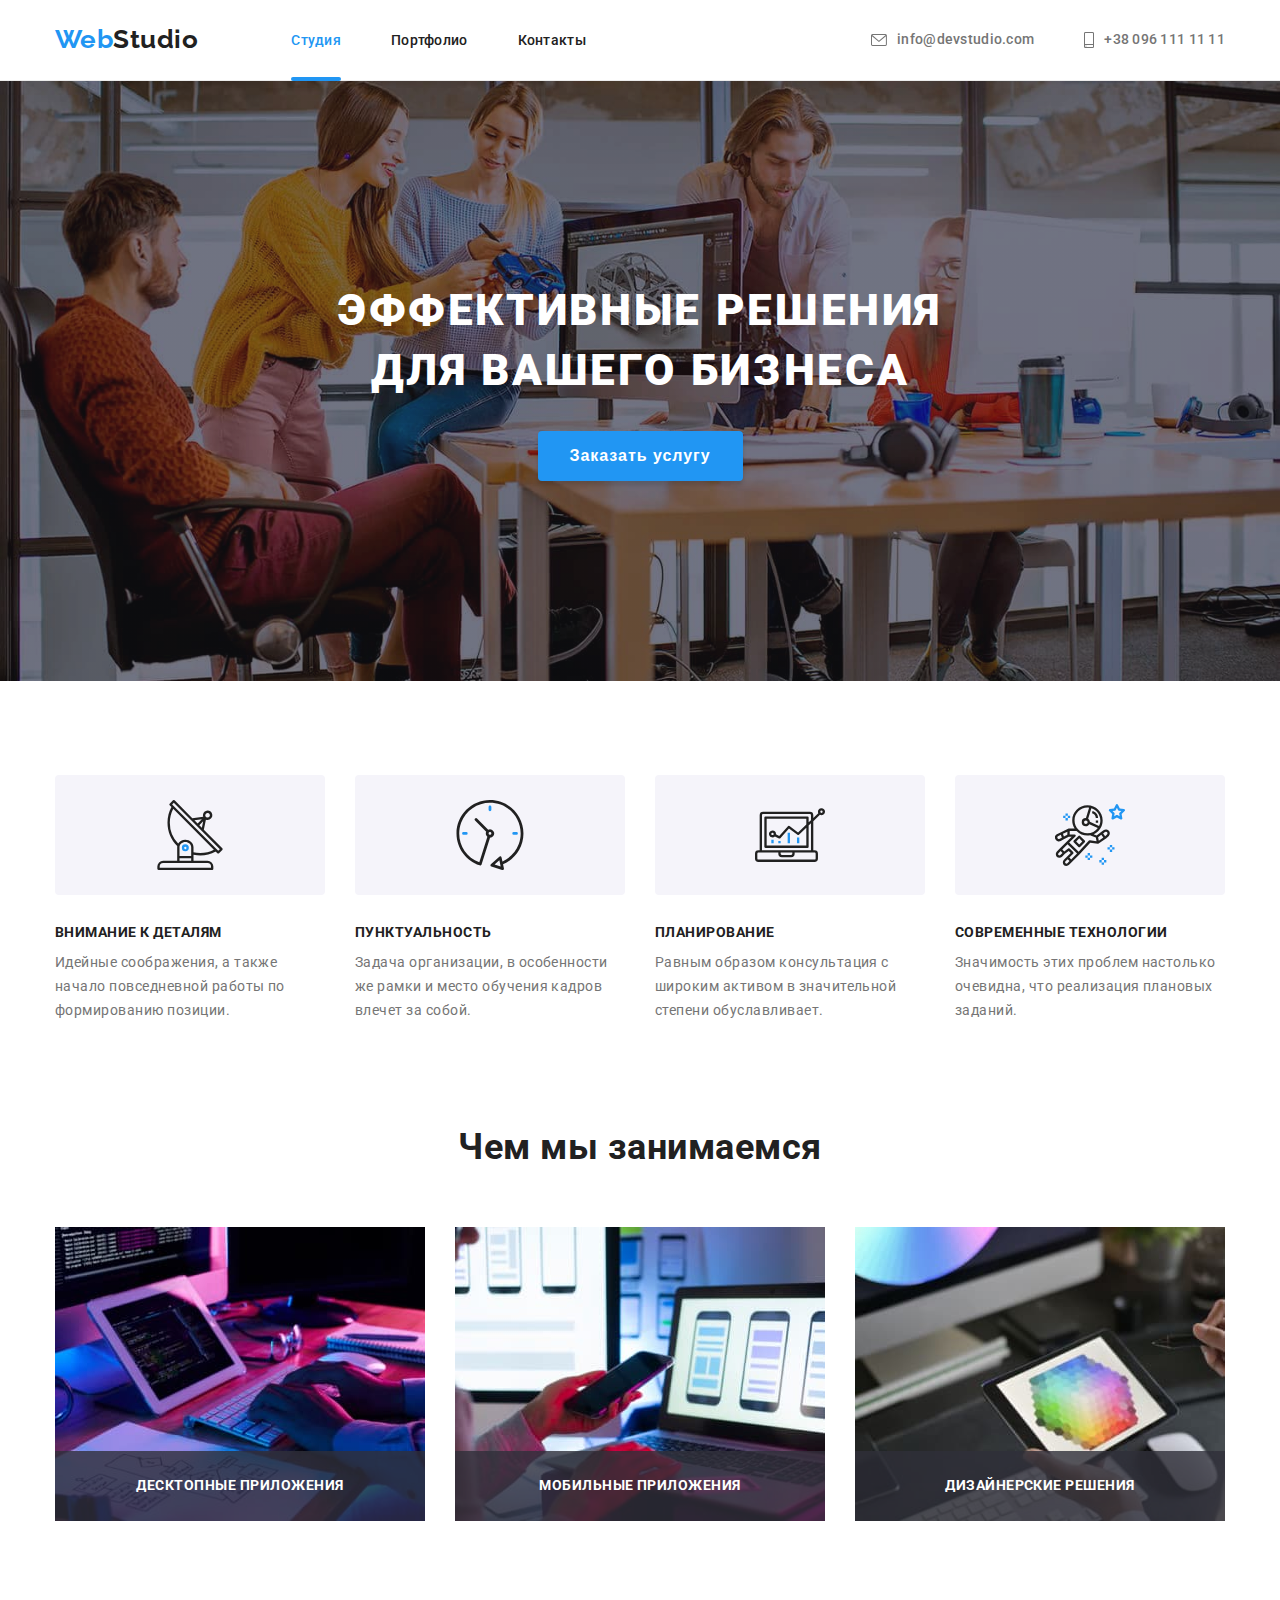
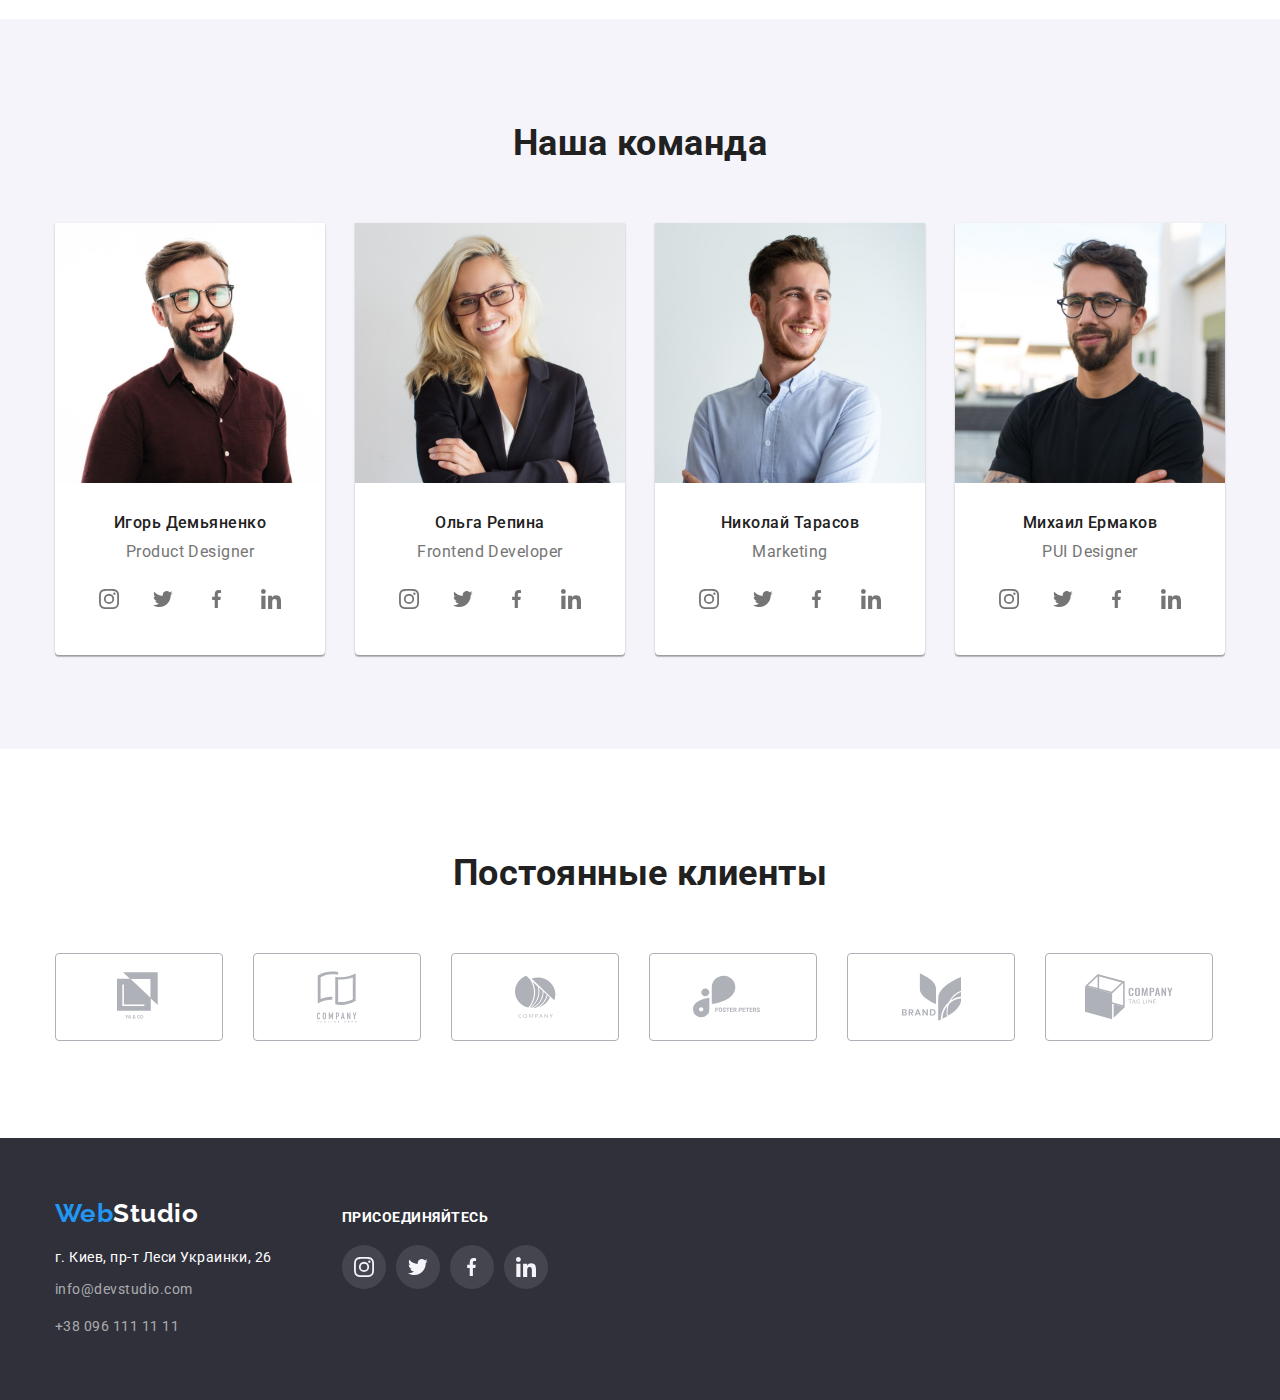
<file: index.html>
<!DOCTYPE html>
<html lang="ru">
<head>
    <meta charset="UTF-8">
    <meta http-equiv="X-UA-Compatible" content="IE=edge">
    <meta name="viewport" content="width=device-width, initial-scale=1.0">
    <title>Студия</title>
    <link rel="stylesheet" type="text/css" href="./CSS/normalize.css" />
    <link rel="preconnect" href="https://fonts.gstatic.com">
    <link href="https://fonts.googleapis.com/css2?family=Raleway:wght@700&family=Roboto:wght@400;500;700;900&display=swap" rel="stylesheet">
    <link rel="stylesheet" href="./CSS/common.css">
    <link rel="stylesheet" href="./CSS/styles.css">
      
</head>
<body class="body">
    <header class="header">
        <div class="container">
            <nav class="nav-menu">
                <a class="logo" href="./index.html">
                Web<span class="logo-text">Studio</span>
                </a>
                <ul class="nav-list">
                    <li class="nav-line"><a class="nav-link active" href="./index.html">Студия</a></li>
                    <li class="nav-line"><a class="nav-link" href="./portfolio.html">Портфолио</a></li>
                    <li class="nav-line"><a class="nav-link" href="./contacts.html">Контакты</a> </li>
                </ul>  
            </nav>  
            <ul class="contacts-list">
                <li class="contacts-line">
                    <a class="contacts-link" href="mailto:info@devstudio.com">
                        <svg class="icon-contacts" width= "16px" height= "12px">
                        <use href="./images/sprite.svg#envelope"></use>
                        </svg>
                    info@devstudio.com
                    </a>
                </li>
           
                <li class="contacts-line">
                    <a class="contacts-link" href="tel:+380961111111">
                        <svg class="icon-contacts" width= "10px" height= "16px">
                        <use href="./images/sprite.svg#smartphone"></use>
                        </svg>
                        +38 096 111 11 11</a>
                </li>
            </ul>
        </div>
    </header>

     <main>
        <section class="section-hero">
            <div class="hero">
                <h1 class="title-hero">Эффективные решения<br> для вашего бизнеса</h1>
                <button type="button" class="order-button" data-modal-open>Заказать услугу</button>
            </div>
        </section>

        <section class="section-description">
        <div class="container">
            <h2 class="visually-hidden">Наши достоинства</h2>
                <ul class="description-list">
                    <li class="description-item">
                        <div class="icon-frame-description">
                            <svg class="icon" width="70px" height="70px">
                                <use href="./images/sprite.svg#antenna"></use>
                            </svg>
                        </div>
                        <h3 class="title-description">Внимание к деталям</h3>
                        <p class="text-description">Идейные соображения, а также начало повседневной работы по формированию позиции.</p>
                    </li>
                    <li class="description-item">
                        <div class="icon-frame-description">
                            <svg class="icon" width= "70px" height= "70px">
                                <use href="./images/sprite.svg#clock"></use>
                            </svg>
                        </div>
                        <h3 class="title-description">Пунктуальность</h3>
                        <p class="text-description">Задача организации, в особенности же рамки и место обучения кадров влечет за собой.</p>
                    </li>
                    <li class="description-item">
                        <div class="icon-frame-description">
                            <svg class="icon" width= "70px" height= "70px">
                                <use href="./images/sprite.svg#diagram"></use>
                            </svg>
                        </div>
                        <h3 class="title-description">Планирование</h3>
                        <p class="text-description">Равным образом консультация с широким активом в значительной степени обуславливает.</p>
                    </li>
                    <li class="description-item">
                        <div class="icon-frame-description">
                            <svg class="icon" width= "70px" height= "70px">
                                <use href="./images/sprite.svg#astronaut"></use>
                            </svg>
                        </div>
                        <h3 class="title-description">Современные технологии</h3>
                        <p class="text-description">Значимость этих проблем настолько очевидна, что реализация плановых заданий.</p>
                    </li>
                </ul>
            </div>
        </section>

        <section class="work">
            <div class="container">
                <h2 class="work-title">Чем мы занимаемся</h2>
                <div class="work-box">
                    <ul class="work-list">
                        <li class="work-line">
                            <img class="ing-work" src="./images/work1.jpg" alt="Разрабатываем Веб-сайты">
                            <p class="work-text">Десктопные приложения</p>
                        </li>
                        <li class="work-line">
                            <img class="ing-work" src="./images/work2.jpg" alt="Разрабатываем Веб-приложения">
                            <p class="work-text">Мобильные приложения</p>
                        </li>
                        
                        <li class="work-line">
                            <img class="ing-work" src="./images/work3.jpg" alt="Разрабатываем Веб-дизай">
                            <p class="work-text">Дизайнерские решения</p>
                        </li>
                        
                    </ul>
                </div>
            </div>
        </section>

        <section class="section-staff">
            <div class="container">
            <h2 class="title-staff">Наша команда</h2>
                <div class="staff-box">
                    <ul class="list-staff">
                        <li class="li-staff">
                            <article class="staff-card">
                                <div class="staff-tumb">
                                    <img src="./images/igor.jpg" alt="Фото Игоря Демьяненко" >
                                </div>
                                <div class="staff-description">
                                    <h3 class="employee-title">Игорь Демьяненко</h3>
                                    <p class="employee-position">Product Designer</p>
                                    <ul class="icon-staff-box">
                                        <li><a class="icon-btn" href="">
                                            <svg class="icon-staff" width="20px" height="20px">
                                                <use href="./images/sprite.svg#instagram"></use>
                                            </svg> 
                                        </a></li>
                                        <li><a class="icon-btn" href="">
                                            <svg class="icon-staff" width="20px" height="20px">
                                                <use href="./images/sprite.svg#twitter"></use>
                                            </svg>
                                        </a></li>
                                        <li><a class="icon-btn" href="">
                                            <svg class="icon-staff" width="10px" height="20px">
                                                <use href="./images/sprite.svg#facebook"></use>
                                            </svg>
                                        </a></li>
                                        <li><a class="icon-btn" href="">
                                            <svg class="icon-staff" width="20px" height="20px">
                                                <use href="./images/sprite.svg#linkedin"></use>
                                            </svg>
                                        </a></li>
                                    </ul>
                                </div>
                             </article>
                        </li>
                        <li class="li-staff">
                            <article class="staff-card">
                                <div class="staff-tumb">
                                    <img src="./images/olga.jpg" alt="Фото Ольги Репина">
                                </div>
                                <div class="staff-description">
                                    <h3 class="employee-title">Ольга Репина</h3>
                                    <p class="employee-position">Frontend Developer</p>
                                    <ul class="icon-staff-box">
                                        <li><a class="icon-btn" href="">
                                            <svg class="icon-staff" width="20px" height="20px">
                                                <use href="./images/sprite.svg#instagram"></use>
                                            </svg>
                                        </a></li>
                                        <li><a class="icon-btn" href="">
                                            <svg class="icon-staff" width="20px" height="20px">
                                                <use href="./images/sprite.svg#twitter"></use>
                                            </svg>
                                        </a></li>
                                        <a class="icon-btn" href="">
                                            <svg class="icon-staff" width="10px" height="20px">
                                                <use href="./images/sprite.svg#facebook"></use>
                                            </svg>
                                        </a>
                                        <li><a class="icon-btn" href="">
                                            <svg class="icon-staff" width="20px" height="20px">
                                                <use href="./images/sprite.svg#linkedin"></use>
                                            </svg>
                                        </a></li>
                                    </ul>
                                </div>
                            </article>
                        </li>
                        <li class="li-staff">
                            <article class="staff-card">
                                <div class="staff-tumb">
                                  <img src="./images/nikolai.jpg" alt="Фото Николая Тарасов">
                                </div>
                                <div class="staff-description">
                                    <h3 class="employee-title">Николай Тарасов</h3>
                                    <p class="employee-position">Marketing</p>
                                    <ul class="icon-staff-box">
                                        <li><a class="icon-btn" href="">
                                            <svg class="icon-staff" width="20px" height="20px">
                                                <use href="./images/sprite.svg#instagram"></use>
                                            </svg>
                                        </a></li>
                                        <li><a class="icon-btn" href="">
                                            <svg class="icon-staff" width="20px" height="20px">
                                                <use href="./images/sprite.svg#twitter"></use>
                                            </svg>
                                        </a></li>
                                        <li><a class="icon-btn" href="">
                                            <svg class="icon-staff" width="10px" height="20px">
                                                <use href="./images/sprite.svg#facebook"></use>
                                            </svg>
                                        </a></li>
                                        <li><a class="icon-btn" href="">
                                            <svg class="icon-staff" width="20px" height="20px">
                                                <use href="./images/sprite.svg#linkedin"></use>
                                            </svg>
                                        </a></li>
                                    </ul>
                                </div>
                            </article>
                        </li>
                        <li class="li-staff">
                            <article class="staff-card">
                                <div class="staff-tumb">                
                                 <img src="./images/mihail.jpg" alt="Фото Михаила Ермакова">
                                </div>  
                                <div class="staff-description">
                                    <h3 class="employee-title">Михаил Ермаков</h3>
                                    <p class="employee-position">PUI Designer</p>
                                    <ul class="icon-staff-box">
                                        <li> 
                                            <a class="icon-btn" href="">
                                            <svg class="icon-staff" width="20px" height="20px">
                                                <use href="./images/sprite.svg#instagram"></use>
                                            </svg>
                                            </a>
                                        </li>
                                        <li>
                                            <a class="icon-btn" href="">
                                            <svg class="icon-staff" width="20px" height="20px">
                                                <use href="./images/sprite.svg#twitter"></use>
                                            </svg>
                                            </a>
                                        </li>
                                        <li>
                                            <a class="icon-btn" href="">
                                                <svg class="icon-staff" width="10px" height="20px">
                                                    <use href="./images/sprite.svg#facebook"></use>
                                                </svg>
                                            </a>
                                        </li>
                                    <li>
                                        <a class="icon-btn" href="">
                                            <svg class="icon-staff" width="20px" height="20px">
                                                <use href="./images/sprite.svg#linkedin"></use>
                                            </svg>
                                        </a>
                                    </li>
                                    </ul>
                                </div>
                            </article> 
                        </li>
                    </ul>
                </div>
            </div>
        </section>
        <section class="clients">
            <div class="container">
                <h2 class="title-clients">Постоянные клиенты</h2>
                <div class="box-clients">
                    <ul class="list-clients">
                        <li class="item-clients">
                            <a class="link-clients" href="">
                                <svg class="icon-clients" width="45px" height="50px">
                                    <use href="./images/sprite.svg#logo1"></use>
                                </svg>
                            </a>
                        </li>
                        <li class="item-clients">
                            <a class="link-clients" href="">
                                <svg class="icon-clients" width="40px" height="52px">
                                    <use href="./images/sprite.svg#logo2"></use>
                                </svg>
                            </a>
                        </li>
                        <li class="item-clients">
                            <a class="link-clients" href="">
                                <svg class="icon-clients" width="41px" height="43px">
                                    <use href="./images/sprite.svg#logo3"></use>
                                </svg>
                            </a>
                         </li>
                        <li class="item-clients">
                            <a class="link-clients" href="">
                                <svg class="icon-clients" width="80px" height="42px">
                                    <use href="./images/sprite.svg#logo4"></use>
                                </svg>
                            </a>
                        </li>
                        <li class="item-clients">
                            <a class="link-clients" href="">
                                <svg class="icon-clients" width="59px" height="47px">
                                    <use href="./images/sprite.svg#logo5"></use>
                                </svg>
                            </a>
                        </li>
                        <li class="item-clients">
                            <a class="link-clients" href="">
                                <svg class="icon-clients" width="88px" height="45px">
                                    <use href="./images/sprite.svg#logo6"></use>
                                </svg>
                            </a>
                    </li>
                    </ul>
                </div>
            </div>
        </section>
    </main>
    <footer class="footer">
        <div class="container">
            <div class="footer-box">
                <div class="address-footer">
                    <a class="logo" href="./index.html">
                        Web<span class="logo-footer">Studio</span>
                    </a>
                    <address class="address">
                    <p class="address-text">г. Киев, пр-т Леси Украинки, 26</p> 
                    <ul class="address-ul">
                        <li><a class="footer-link " href="mailto:info@devstudio.com">info@devstudio.com</a></li>
                        <li><a class="footer-link " href="tel:+380961111111">+38 096 111 11 11</a></li>
                    </ul>
                    </address>
                </div>  
                <div class="join-foter">
                    <h2 class="join-title">присоединяйтесь</h2>
                    <ul class="list-join">
                        <li class="item-join">
                            <a class="icon-footer" href="">
                                <svg class="icon-staff" width="20px" height="20px">
                                    <use href="./images/sprite.svg#instagram"></use>
                                </svg>
                            </a>
                        </li>
                        <li class="item-join">
                            <a class="icon-footer" href="">
                                <svg class="icon-staff" width="20px" height="20px">
                                    <use href="./images/sprite.svg#twitter"></use>
                                </svg>
                            </a>
                        </li>
                        <li class="item-join">
                            <a class="icon-footer" href="">
                                <svg class="icon-staff" width="10px" height="20px">
                                    <use href="./images/sprite.svg#facebook"></use>
                                </svg>
                            </a>
                        </li>
                        <li class="item-join">
                            <a class="icon-footer" href="">
                                <svg class="icon-staff" width="20px" height="20px">
                                    <use href="./images/sprite.svg#linkedin"></use>
                                </svg>
                            </a>
                        </li>
                    </ul>
                </div>
            </div>
        </div>
    </footer>

    <div class="backdrop is-hidden" data-modal>
        <div class="modal">
            <p>Lorem ipsum dolor sit amet consectetur adipisicing elit. Perferendis dolor optio aspernatur nesciunt dolorum corrupti ullam, itaque sit dolores sed incidunt tempore nemo accusantium quibusdam dolorem fugit impedit delectus non!.</p>
            <button type="button" class="modal-btn-close" data-modal-close>
                <svg class="icon-btn-close"> 
                    <use href="./images/sprite.svg#close"></use>
                    </svg>
             </button>
        </div>
    </div>

    <script src="./js/modal.js"></script>
</body>
</html>
</file>
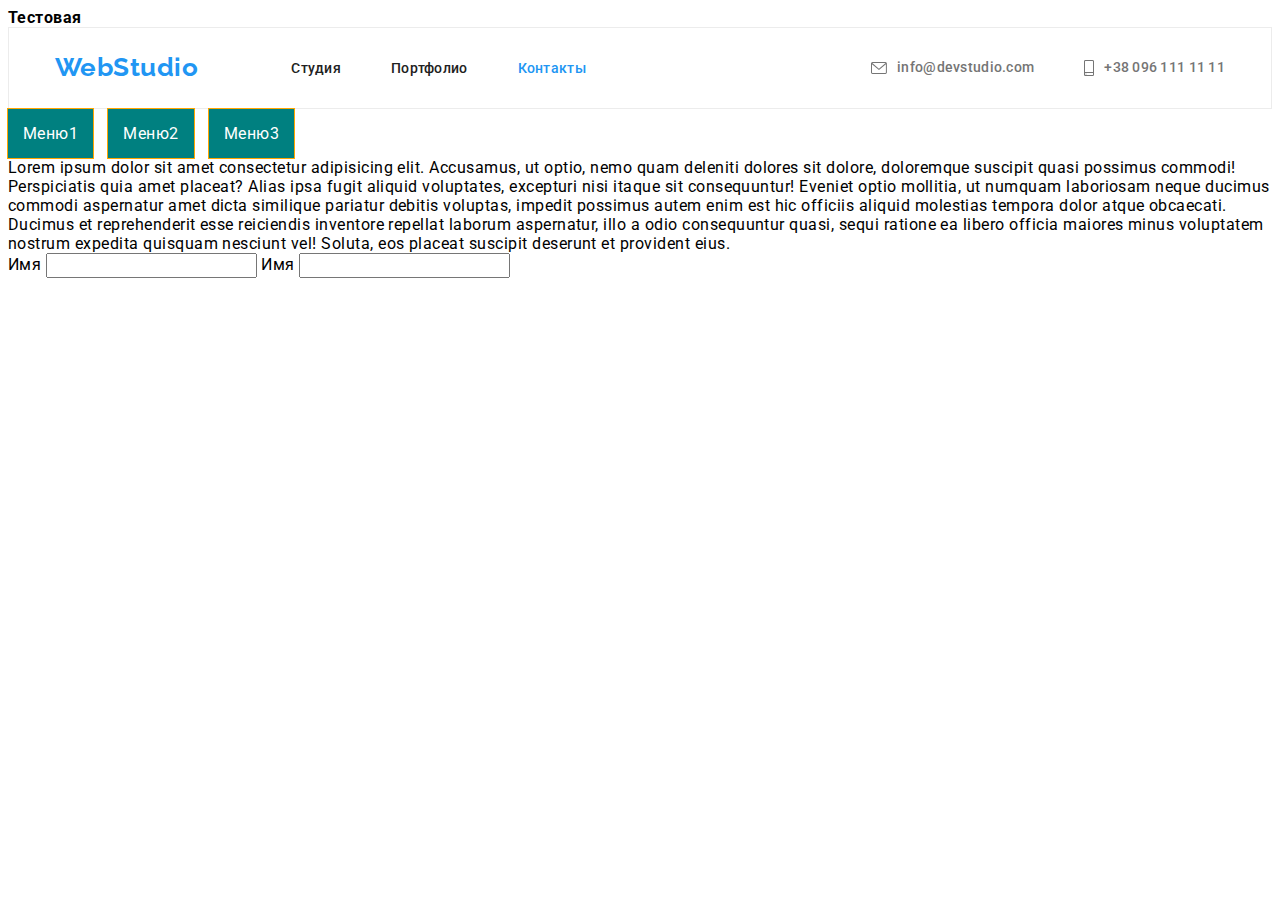
<file: contacts.html>
<!DOCTYPE html>
<html lang="ru">
<head>
    <meta charset="UTF-8">
    <meta http-equiv="X-UA-Compatible" content="IE=edge">
    <meta name="viewport" content="width=device-width, initial-scale=1.0">
    <title>Контакты</title>
    <link rel="stylesheet" type="text/css" href="./CSS/normalize.css" />
    <link rel="preconnect" href="https://fonts.gstatic.com">
    <link href="https://fonts.googleapis.com/css2?family=Raleway:wght@700&family=Roboto:wght@400;500;700;900&display=swap" rel="stylesheet">
    <link rel="stylesheet" href="./CSS/common.css">
    <!-- <link rel="stylesheet" href="./CSS/styles.css"> -->
    <link rel="stylesheet" href="./CSS/test.css">

</head>
<body class="body">
    <p> 
    <b>Тестовая</b>   
    </p>
    <header class="header">
        <div class="container">
            <nav class="nav-menu">
                <a class="logo" href="./index.html">
                Web<span class="logo-text">Studio</span>
                </a>
                <ul class="nav-list">
                    <li class="nav-line"><a class="nav-link" href="./index.html">Студия</a></li>
                    <li class="nav-line"><a class="nav-link" href="./portfolio.html">Портфолио</a></li>
                    <li class="nav-line"><a class="nav-link active" href="./contacts.html">Контакты</a> </li>
                </ul>  
            </nav>  
            <ul class="contacts-list">
                <li class="contacts-line">
                    <a class="contacts-link" href="mailto:info@devstudio.com">
                        <svg class="icon-contacts" width= "16px" height= "12px">
                        <use href="./images/sprite.svg#envelope"></use>
                        </svg>
                    info@devstudio.com
                    </a>
                </li>
           
                <li class="contacts-line">
                    <a class="contacts-link" href="tel:+380961111111">
                        <svg class="icon-contacts" width= "10px" height= "16px">
                        <use href="./images/sprite.svg#smartphone"></use>
                        </svg>
                        +38 096 111 11 11</a>
                </li>
            </ul>
        </div>
        
    </header>
<div>
    <ul class="menu">
        <li class="menu-item">
            <a class="menu-link" href="">Меню1</a>
            <ul class="submenu">
                <li class="submenu-item"><a class="submenu-link" href="">Выбор1</a></li>
                <li class="submenu-item"><a class="submenu-link" href="">Выбор1</a></li>
                <li class="submenu-item"><a class="submenu-link" href="">Выбор1</a></li>
            </ul>
        </li>
        <li class="menu-item">
            <a class="menu-link" href="">Меню2</a></li>
        <li class="menu-item">
            <a class="menu-link" href="">Меню3</a></li>
    </ul>
    <p>Lorem ipsum dolor sit amet consectetur adipisicing elit. Accusamus, ut optio, nemo quam deleniti dolores sit dolore, doloremque suscipit quasi possimus commodi! Perspiciatis quia amet placeat? Alias ipsa fugit aliquid voluptates, excepturi nisi itaque sit consequuntur! Eveniet optio mollitia, ut numquam laboriosam neque ducimus commodi aspernatur amet dicta similique pariatur debitis voluptas, impedit possimus autem enim est hic officiis aliquid molestias tempora dolor atque obcaecati. Ducimus et reprehenderit esse reiciendis inventore repellat laborum aspernatur, illo a odio consequuntur quasi, sequi ratione ea libero officia maiores minus voluptatem nostrum expedita quisquam nesciunt vel! Soluta, eos placeat suscipit deserunt et provident eius.</p>

</div>

<form class="js-speaker-form">
    <label for="name">Имя</label>
    <input type="text" name="user-name" id="name">
    
    <label >
        Имя
        <input type="text" name="user-name">
    </label>
    
</form>


<script>
    (() => {
        document
        .querySelector('.js-speaker-form')
        .addEventListener('submit', e => {
            e.preventDefault();

            new FormData(e.currentTarget).forEach((value, name) =>
                console.log (`${name}: ${value}`),
            );
        });
    })();
</script>

</body>

</html>
</file>
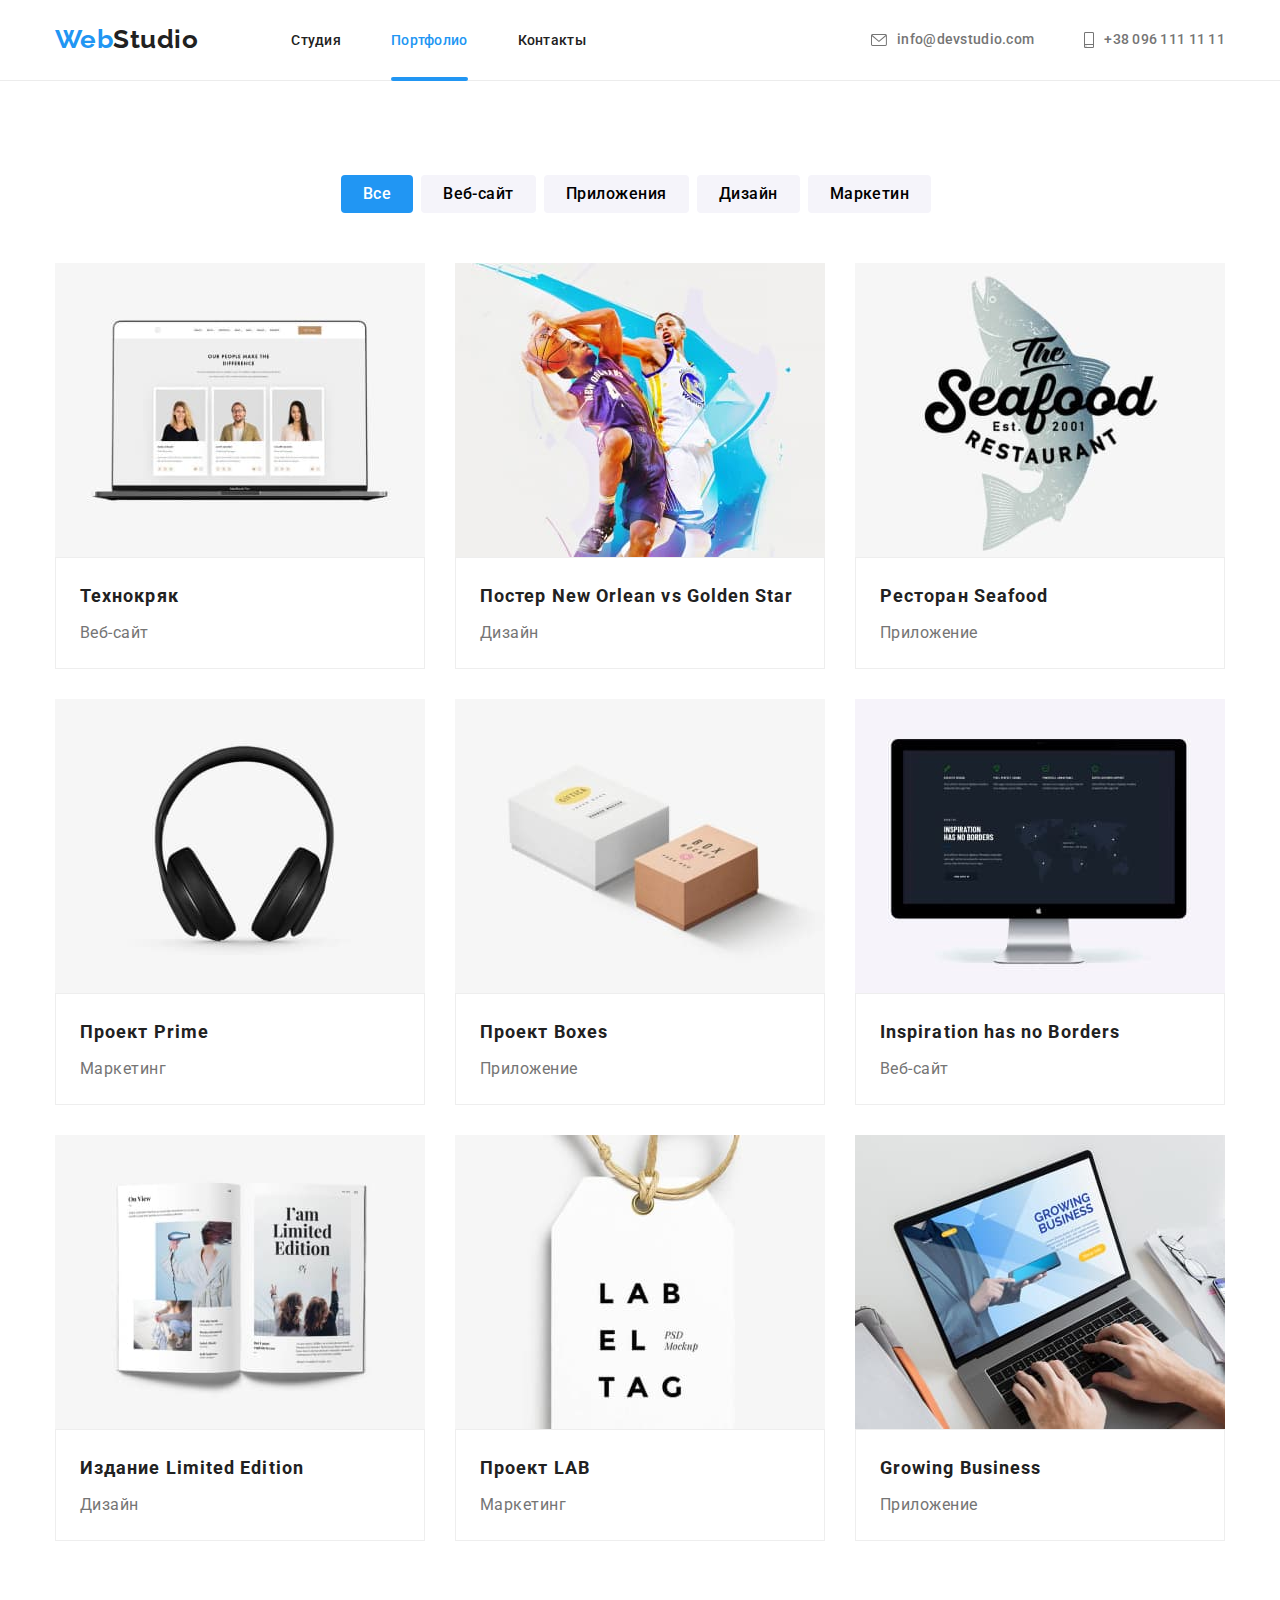
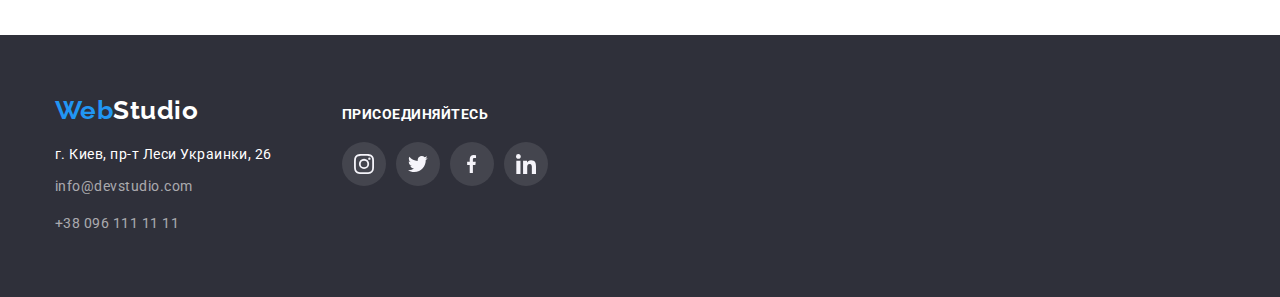
<file: portfolio.html>
<!DOCTYPE html>
<html lang="ru">
<head>
    <meta charset="UTF-8">
    <meta http-equiv="X-UA-Compatible" content="IE=edge">
    <meta name="viewport" content="width=device-width, initial-scale=1.0">
    <title>Портфолио</title>
    <link rel="stylesheet" type="text/css" href="./CSS/normalize.css" />
    <link rel="preconnect" href="https://fonts.gstatic.com">
    <link href="https://fonts.googleapis.com/css2?family=Raleway:wght@700&family=Roboto:wght@400;500;700;900&display=swap" rel="stylesheet">
    <link rel="stylesheet" href="./CSS/common.css">
    <link rel="stylesheet" href="./CSS/styles.css">
</head>
<body class="body">
    <header class="header">
        <div class="container">
            <nav class="nav-menu">
                <a class="logo" href="./index.html">
                Web<span class="logo-text">Studio</span>
                </a>
                <ul class="nav-list">
                    <li class="nav-line"><a class="nav-link" href="./index.html">Студия</a></li>
                    <li class="nav-line"><a class="nav-link active" href="./portfolio.html">Портфолио</a></li>
                    <li class="nav-line"><a class="nav-link" href="./contacts.html">Контакты</a> </li>
                </ul>  
            </nav>  
            <ul class="contacts-list">
                <li class="contacts-line">
                    <a class="contacts-link" href="mailto:info@devstudio.com">
                        <svg class="icon-contacts" width= "16px" height= "12px">
                        <use href="./images/sprite.svg#envelope"></use>
                        </svg>
                    info@devstudio.com
                    </a>
                </li>
           
                <li class="contacts-line">
                    <a class="contacts-link" href="tel:+380961111111">
                        <svg class="icon-contacts" width= "10px" height= "16px">
                        <use href="./images/sprite.svg#smartphone"></use>
                        </svg>
                        +38 096 111 11 11</a>
                </li>
            </ul>
        </div>
    </header>

    <main>
        <section class="btn-filter">
            <div class="container">
                <h1 class="visually-hidden">Наши разработки</h1>
                <ul class="btn-list">
                    <li class="btn-line"><button type="button" class="btn-link autofocus">Все</button></li>
                    <li class="btn-line"><button type="button" class="btn-link">Веб-сайт</button></li>
                    <li class="btn-line"><button type="button" class="btn-link">Приложения</button></li>
                    <li class="btn-line"><button type="button" class="btn-link">Дизайн</button></li>
                    <li class="btn-line"><button type="button" class="btn-link">Маркетин</button></li>
                </ul>
                <div class="program-box">
                    <ul class="program-list">
                        <li class="program-item">
                            <a class="progpam-card" href="">
                                <div class="program-imgdiv">
                                    <img class="progpam-foto" src="./images/portfolio/Technokryak.jpg" alt="Веб-сайт Технокряк">
                                    <div class="overflow-program">
                                        <p class="program-text">Технокряк это современная площадка распространения коронавируса. Компании используют эту платформу для цифрового шпионажа и атак на защищённые сервера конкурентов.</p>
                                    </div>
                                </div>
                                <div class="progpam-description">
                                    <h2 class="program-title">Технокряк</h2>
                                    <p class="program-type">Веб-сайт</p>
                                </div>
                            </a>
                        </li>

                        <li class="program-item">
                            <a class="progpam-card" href="">
                                <div class="program-imgdiv">
                                    <img class="progpam-foto" src="./images/portfolio/Poster.jpg" alt="Постер New Orlean vs Golden Star">
                                    <div class="overflow-program">
                                        <p class="program-text">Технокряк это современная площадка распространения коронавируса. Компании используют эту платформу для цифрового шпионажа и атак на защищённые сервера конкурентов.</p>
                                    </div>
                                </div>
                                <div class="progpam-description">
                                    <h2 class="program-title">Постер New Orlean vs Golden Star</h2>
                                    <p class="program-type">Дизайн</p>
                                </div>
                            </a>
                        </li>

                        <li class="program-item">
                            <a class="progpam-card" href="">
                                <div class="program-imgdiv">
                                    <img class="progpam-foto" src="./images/portfolio/SeafoodRestaurant.jpg" alt="Ресторан Seafood">
                                    <div class="overflow-program">
                                        <p class="program-text">Технокряк это современная площадка распространения коронавируса. Компании используют эту платформу для цифрового шпионажа и атак на защищённые сервера конкурентов.</p>
                                    </div>
                                </div>
                                <div class="progpam-description">
                                    <h2 class="program-title">Ресторан Seafood</h2>
                                    <p class="program-type">Приложение</p>
                                </div>
                            </a>
                        </li>

                        <li class="program-item">
                            <a class="progpam-card" href="">
                                <div class="program-imgdiv">
                                    <img class="progpam-foto" src="./images/portfolio/PrimeProject.jpg" alt="Проект Prime">
                                    <div class="overflow-program">
                                        <p class="program-text">Технокряк это современная площадка распространения коронавируса. Компании используют эту платформу для цифрового шпионажа и атак на защищённые сервера конкурентов.</p>
                                    </div>
                                </div>
                                <div class="progpam-description">
                                    <h2 class="program-title">Проект Prime</h2>
                                    <p class="program-type">Маркетинг</p>
                                </div>
                            </a>
                        </li>

                        <li class="program-item">
                            <a class="progpam-card" href="">
                                <div class="program-imgdiv">
                                    <img class="progpam-foto" src="./images/portfolio/BoxProject.jpg" alt="Проект Boxes">
                                    <div class="overflow-program">
                                        <p class="program-text">Технокряк это современная площадка распространения коронавируса. Компании используют эту платформу для цифрового шпионажа и атак на защищённые сервера конкурентов.</p>
                                    </div>
                                </div>
                                <div class="progpam-description">
                                    <h2 class="program-title">Проект Boxes</h2>
                                    <p class="program-type">Приложение</p>
                                </div>
                            </a>
                        </li>

                        <li class="program-item">
                            <a class="progpam-card" href="">
                                <div class="program-imgdiv">
                                    <img class="progpam-foto" src="./images/portfolio/Inspiration_Borders.jpg" alt="Inspiration has no Borders">
                                    <div class="overflow-program">
                                        <p class="program-text">Технокряк это современная площадка распространения коронавируса. Компании используют эту платформу для цифрового шпионажа и атак на защищённые сервера конкурентов.</p>
                                    </div>
                                </div>
                                <div class="progpam-description">
                                    <h2 class="program-title">Inspiration has no Borders</h2>
                                    <p class="program-type">Веб-сайт</p>
                                </div>
                            </a>
                        </li>

                        <li class="program-item">
                            <a class="progpam-card" href="">
                                <div class="program-imgdiv">
                                    <img class="progpam-foto" src="./images/portfolio/LimitedEdition.jpg" alt="Издание Limited Editio">
                                    <div class="overflow-program">
                                        <p class="program-text">Технокряк это современная площадка распространения коронавируса. Компании используют эту платформу для цифрового шпионажа и атак на защищённые сервера конкурентов.</p>
                                    </div>
                                </div>
                                <div class="progpam-description">
                                    <h2 class="program-title">Издание Limited Edition</h2>
                                    <p class="program-type">Дизайн</p>
                                </div>
                            </a>
                        </li>

                        <li class="program-item">
                            <a class="progpam-card" href="">
                                <div class="program-imgdiv">
                                    <img class="progpam-foto" src="./images/portfolio/LABproject.jpg" alt="Проект LAB">
                                    <div class="overflow-program">
                                        <p class="program-text">Технокряк это современная площадка распространения коронавируса. Компании используют эту платформу для цифрового шпионажа и атак на защищённые сервера конкурентов.</p>
                                    </div>
                                </div>
                                <div class="progpam-description">
                                    <h2 class="program-title">Проект LAB</h2>
                                    <p class="program-type">Маркетинг</p>
                                </div>
                            </a>
                        </li>

                        <li class="program-item">
                            <a class="progpam-card" href="">
                                <div class="program-imgdiv">
                                    <img class="progpam-foto" src="./images/portfolio/GrowingBusiness.jpg" alt="Growing Business">
                                    <div class="overflow-program">
                                        <p class="program-text">Технокряк это современная площадка распространения коронавируса. Компании используют эту платформу для цифрового шпионажа и атак на защищённые сервера конкурентов.</p>
                                    </div>
                                </div>
                                <div class="progpam-description">
                                    <h2 class="program-title">Growing Business</h2>
                                    <p class="program-type">Приложение</p>
                                </div>
                            </a>
                        </li>

                    </ul>
                </div>
           </div>
        </section>

    </main>

    <footer class="footer">
        <div class="container">
            <div class="footer-box">
                <div class="address-footer">
                    <a class="logo" href="./index.html">
                        Web<span class="logo-footer">Studio</span>
                    </a>
                    <address class="address-box">
                    <p class="address-text">г. Киев, пр-т Леси Украинки, 26</p> 
                    <ul class="address-ul">
                        <li><a class="footer-link " href="mailto:info@devstudio.com">info@devstudio.com</a></li>
                        <li><a class="footer-link " href="tel:+380961111111">+38 096 111 11 11</a></li>
                    </ul>
                    </address>
                </div>  
                <div class="join-foter">
                    <h2 class="join-title">присоединяйтесь</h2>
                    <ul class="list-join">
                        <li>
                            <a class="icon-footer" href="">
                                <svg class="icon-staff" width="20px" height="20px">
                                    <use href="./images/sprite.svg#instagram"></use>
                                </svg>
                            </a>
                        </li>
                        <li>
                            <a class="icon-footer" href="">
                                <svg class="icon-staff" width="20px" height="20px">
                                    <use href="./images/sprite.svg#twitter"></use>
                                </svg>
                            </a>
                        </li>
                        <li>
                            <a class="icon-footer" href="">
                                <svg class="icon-staff" width="10px" height="20px">
                                    <use href="./images/sprite.svg#facebook"></use>
                                </svg>
                            </a>
                        </li>
                        <li>
                            <a class="icon-footer" href="">
                                <svg class="icon-staff" width="20px" height="20px">
                                    <use href="./images/sprite.svg#linkedin"></use>
                                </svg>
                            </a>
                        </li>
                    </ul>
                </div>
            </div>
        </div>
    </footer>
     
</body>
</html>
</file>
<file: CSS/common.css>
:root {
  --title-color: #212121;
  --text-color: #757575;
  --text-active-color: #FFFFFF;
  --active-color: #2196F3;

  --bg-hero: #2F303A;
  --bg-footer: #2F303A;
  --swadow-hero: rgba(0, 0, 0, 0.15);

  --link-color: #757575;
  --link-color-footer: rgba(255, 255, 255, 0.6);

  --bg-button: #F5F4FA;
  --button-color: #212121;
  --bg-button-active: #2196F3;
  --button-color-active: #FFFFFF;

  --description-marg-size: 30px;
  --card-marg-size: 30px;
  --work-marg-size: 30px; 
  --clients-marg-size: 30px; 

  --box-shadow-staff: 0px 1px 3px rgba(0, 0, 0, 0.12), 0px 1px 1px rgba(0, 0, 0, 0.14), 0px 2px 1px rgba(0, 0, 0, 0.2);
  
  --bg-icon: #757575;
  --bg-icon-active: #2196F3;
  --bg-frame-description: #F5F4FA;

  --border-clients-color: #AFB1B8;

  --hero-dg: #2F303A40;
  --backdrop-bg: rgba(0, 0, 0, 0.2);
  --modal-bg: #FFFFFF;

  --program-active-bg: rgba(33, 150, 243, 0.9);

  --time-cubic: 250ms cubic-bezier(0.4, 0, 0.2, 1);

  --work-dg: rgba(47, 48, 58, 0.8);
   
}

li {
  list-style-type: none;
  margin-left: 0;
  padding-left: 0;
}
  
ul {
  margin: 0;
  padding: 0;
}

.visually-hidden {
  position: absolute;
  width: 1px;
  height: 1px;
  margin: -1px;
  border: 0;
  padding: 0;
  white-space: nowrap;
  clip-path: inset(100%);
  clip: rect(0 0 0 0);
  overflow: hidden;
}

h1,
h2,
h3,
h4,
h5,
h6,
p {
  margin: 0;
  padding: 0;
}

.container {
  width: 1170px;
  margin-left: auto;
  margin-right: auto;
  padding: 0 15px;
}

img {
  display: block;
  max-width: 100%;
  height: auto;
}

svg {
  display: block;
  max-width: 100%;
  height: auto;
}

a {
  text-decoration: none;
}
</file>
<file: CSS/styles.css>
.body {
  font-family: Roboto, sans-serif;
  letter-spacing: 0.03em;
  background-color: #FFFFFF;
  padding: 0;
  margin: 0;
}

/* HEADER --------------------------------------------------------*/
.header {
  border-bottom: 1px solid #ECECEC;
}

/* Стили логотипа */
.logo {
  color: var(--active-color);
  text-decoration: none;
  font-family: Raleway, sans-serif;
  font-size: 26px;
  font-weight: 700;
  line-height: 1.2;
  margin-right: 93px;
}

.logo .logo-text {
  color: var(--title-color);
}

/* Стили НАВИГАЦИЯ ---------------------------------------------*/
.nav-link {
  color: var(--title-color);
  text-decoration: none;
  font-weight: 500;
  font-size: 14px;
  line-height: 1.14;
  letter-spacing: 0.02em;
  transition: color var(--time-cubic);

}

.nav-link:hover,
.nav-link:focus {
  color: var(--active-color);
  transition: color var(--time-cubic);
}

.nav-link.active {
  color: var(--active-color);
} 

.contacts-link {
  color: var(--link-color);
  text-decoration: none;
  font-weight: 500;
  font-size: 14px;
  line-height: 1.14;
  letter-spacing: 0.02em;
  transition: color var(--time-cubic);
}

.contacts-link:hover,
.contacts-link:focus {
  color: var(--active-color);
  transition: color var(--time-cubic);
}

/* Геометрия и Сетка флекс НАВИГАЦИЯ */
.header .container{
  display: flex;
  flex-direction: row;
  align-items: center;
  justify-content: space-between;
  padding-top: 24px;
  padding-bottom: 25px;
  
}

.nav-menu{
  display: flex;
  flex-direction: row;
}

.nav-list {
  display: flex;
  flex-direction: row;
  align-items: center;
}

.contacts-list {
  display: flex;
  flex-direction: row;
}

.nav-menu .nav-line {
  margin-right: 50px;
}

.nav-menu .nav-line:last-child{
  margin-right: 0px;
}

.contacts-line {
  margin-left: 50px;
}

.contacts-line:first-child {
  margin-left: 0px;
}

/* Фон и неконтентные картинки НАВИГАЦИЯ */
.contacts-link {
  display: flex;
  justify-content: center;
  align-items: center;
}

.icon-contacts {
  margin-right: 10px;
  fill: currentColor;
}

/* Псевдоэлементы и амимация НАВИГАЦИЯ */

.nav-link.active {
  position: relative;
}

.nav-link.active::after {
  content: '';

  position: absolute;
  left: 0;
  margin-top: 28px;

  display: block;
  width: 100%;
  height: 4px;
  background-color: var(--bg-button-active);
  border-radius: 2px;

}

 
/* MAIN*/
/* Стили ГЕРОЙ----------------------------------------------------*/
.section-hero {
  background-color: var(--bg-hero);
  max-width: 1600px;
  max-height: 600px;
  margin-left: auto;
  margin-right: auto;
  text-align: center;
}

.hero {
  padding-top: 200px;
  padding-bottom: 200px;
}

.title-hero {
  color: var(--text-active-color);
  font-weight: 900;
  font-size: 44px;
  line-height: 1.36;
  letter-spacing: 0.06em;
  text-transform: uppercase;
}

.order-button {
  text-align: center;
  display: inline-block;
  color: var(--text-active-color);
  background-color: var(--active-color);
  text-decoration: none;
  font-weight: 700;
  font-size: 16px;
  line-height: 1.87;
  letter-spacing: 0.06em;
  border-radius: 4px;
  padding: 10px 32px;
  margin-top: 30px;
  overflow: visible;
  border: none;
  outline: none; 
  box-shadow: 0px 4px 4px var(--swadow-hero);
}   

.order-button:active{
  outline: none;
}

/* Фон и неконтентные картинки ГЕРОЙ*/
.section-hero {
  background-image: linear-gradient(to right, var(--hero-dg), var(--hero-dg)), url(../images/hero.jpg);
  background-size: cover;
  background-position: 0  -150px;
}

/* МОДОЛЬНОЕ ОКНО*/
.backdrop {
  position: fixed;
  z-index: 10;
  top: 0;
  left: 0;

  width: 100%;
  height: 100%;
  
  background-color: var(--backdrop-bg);

  opacity: 1;
  visibility: visible;
  transition: opacity var(--time-cubic);
}

.backdrop.is-hidden {
  opacity: 0;
  pointer-events: none;
}

.backdrop.is-hidden .modal {
  transform: translate(-50%, -50%) scale(0.4);
}


.modal {
  position: absolute;
  top: 50%;
  left: 50%;

  max-width: 528px;
  width: 100%;
  max-height: 100vh;
  padding: 40px;
  background-color: var(--modal-bg);

  overflow-y: auto;
  transform: translate(-50%, -50%) scale(1) ;
  transition: transform var(--time-cubic);

}

.modal-btn-close {
  position: absolute;
  right: 8px;
  top: 8px;
  box-sizing: border-box;
  width: 30px;
  height: 30px;
  padding: 0;
  background-color: var(--button-color-active);
  border: 1px solid rgba(0, 0, 0, 0.1);
  border-radius: 50%;
  outline: none; 

  overflow: visible;
}

.icon-btn-close {
  height: 11px;
  fill: var(--button-color);

}

/* Стили НАШИ ДОСТОИНСТВА ------------------------------------------*/
.title-description {
  text-transform: uppercase;
  color: var(--title-color);
  font-weight: 700;
  font-size: 14px;
  line-height: 1.14;
  margin-top: 30px;
}

.text-description {
  color: var(--text-color);
  font-size: 14px;
  font-weight: 400;
  line-height: 1.71;
  margin-top: 10px;
}

/* Геометрия и Флекс сетка НАШИ ДОСТОИНСТВА*/

.description-list {
  display: flex;
  flex-wrap: wrap;
  margin-top: calc(-1 * var(--description-marg-size));
  margin-left: calc(-1 * var(--description-marg-size));
}

.description-item {
  flex-basis: calc(100% / 4 - var(--description-marg-size));
  margin-left: var(--description-marg-size);
  margin-top: var(--description-marg-size);
}

.section-description > .container {
  padding-top: 94px;
}

/* Фон и неконтентные картинки НАШИ ДОСТОИНСТВА*/
.icon-frame-description {
  display: flex;
  align-items: center;
  justify-content: center;
  background-color: var(--bg-frame-description);
  border-radius: 4px;
  max-width: 270px;
  max-height: 120px;
}

.description-item .icon {
  margin-top: 25px;
  margin-bottom: 25px;
}


/* Стили ЧЕМ ЗАНИМАЕМСЯ ------------------------------------------*/
.work-title {
  color: var(--title-color);
  font-weight: 700;
  font-size: 36px;
  line-height: 1.67;
  text-align: center;
}

/* Геометрия и Флекс сетка ЧЕМ ЗАНИМАЕМСЯ*/
.work-list {
  display: flex;
  flex-wrap: wrap;
  margin-top: calc(-1 * var(--work-marg-size));
  margin-left: calc(-1 * var(--work-marg-size));
}

.work-line {
  flex-basis: calc(100% / 3 - var(--work-marg-size));
  margin-top: var(--work-marg-size);
  margin-left: var(--work-marg-size); 
}

.work .container {
  padding-top: 94px;
  padding-bottom: 94px;
}

.work-box {
  display: inline-block;
  margin-top: 50px;
}

/* Псевдоэлементы и амимация ЧЕМ ЗАНИМАЕМСЯ*/

.work-line {
  position: relative;
  width: 370px;
  height: 294px;
}

.work-text {
  position: absolute;
  width: 100%;
  left: 0;
  bottom: 0;
  
  font-weight: 700;
  font-size: 14px;
  line-height: 1.14;
  color: var(--text-active-color);
  background-color: var(--work-dg);
  padding: 27px 0;

  text-align: center;
  text-transform: uppercase;
}

/* Стили НАША КОМАНДА ----------------------------------------------*/
.title-staff {
  color: var(--title-color);
  font-weight: 700;
  font-size: 36px;
  line-height: 1.67;
  text-align: center;
}

.employee-title {
  color: var(--title-color);
  font-weight: 500;
  font-size: 16px;
  line-height: 1.19;
  text-align: center;
}

.employee-position {
  color: var(--text-color);
  font-weight: 400;
  font-size: 16px;
  line-height: 1.19;
  text-align: center;
  margin-top: 10px;
}

/* Геометрия и Флекс сетка НАША КОМАНДА*/
.list-staff {
  display: flex;
  flex-wrap: wrap;
  margin-top: calc(-1 * var(--card-marg-size));
  margin-left: calc(-1 * var(--card-marg-size));
}

.li-staff {
  flex-basis: calc(100% / 4 - var(--card-marg-size));
  margin-left: var(--card-marg-size);
  margin-top: var(--card-marg-size);
  background-color: #FFFFFF;
  border-radius: 0px 0px 4px 4px;
  box-shadow: var(--box-shadow-staff);
  max-width: 270px;
}

.section-staff > .container {
  padding-top: 94px;
  padding-bottom: 94px;
}

.section-staff {
  max-width: 1600px;
  margin-left: auto;
  margin-right: auto;
  background-color: #F5F4FA;;
}

.staff-box {
  display: inline-block;
  margin-top: 50px;
}

.staff-description {
  margin: 30px 32px;
}

.staff-tumb {
  width: 270px;
  height: auto;
}

/* Фон и неконтентные картинки НАША КОМАНДА*/
.icon-staff-box {
  display: flex;
  justify-content: space-between;
  margin-top: 16px;
}

.icon-btn {
  display: inline-flex;
  justify-content: center;
  width: 44px;
  height: 44px;
  border-radius: 50%;
  color: var(--bg-icon);
  transition: color var(--time-cubic), background-color var(--time-cubic);
}

.icon-btn:hover,
.icon-btn:focus {
  background-color: var(--bg-icon-active);
  color: var(--bg-frame-description);
  transition: color var(--time-cubic), background-color var(--time-cubic);
}

.icon-staff {
  fill: currentColor;
}

/*КЛИЕНТЫ--------------------------------------------------------*/
.title-clients {
  color: var(--title-color);
  font-weight: 700;
  font-size: 36px;
  line-height: 1.67;
  text-align: center;
}

.clients .container {
  padding-top: 94px;
  padding-bottom: 94px;
}

.link-clients {
  width: 166px;
  height: 86px;
}


/* Геометрия и Флекс сетка КЛИЕНТЫ*/
.box-clients {
  display: inline-block;
  margin-top: 50px;
}

.list-clients {
  display: flex;
  flex-wrap: wrap;
  justify-content: space-between;  
  margin-top: calc(-1 * var(--clients-marg-size));
  margin-left: calc(-1 * var(--clients-marg-size));
}

.item-clients {
  display: flex;
  justify-content: center;
  flex-basis: calc(100% / 6 - var(--clients-marg-size));
  margin-left: var(--clients-marg-size);
  margin-top: var(--clients-marg-size);
  padding: 0;
}

.link-clients {
  display: flex;
  justify-content: center;
  border: 1px solid var(--border-clients-color);
  border-radius: 4px;
  color: var(--border-clients-color);
  transition: color var(--time-cubic), border-color var(--time-cubic);
}

.icon-clients {
  fill: currentColor;
}

.link-clients:hover {
  border-color: var(--bg-button-active);
  color: var(--bg-button-active);
  transition: color var(--time-cubic), border-color var(--time-cubic);
}

/* Стили FOOTER -----------------------------------------------------------*/
.footer{
  background-color: var(--bg-footer);
  padding-top: 60px;
  padding-bottom: 60px;
}

.logo-footer{
  color: var(--text-active-color);
}

.footer .logo {
  margin-right: 0;
}

.address {
  margin-top: 20px;
}

.address-text {
  color: var(--text-active-color);
  font-weight: 400;
  font-size: 14px;
  line-height: 1.19;
}

.address-box {
  margin-top: 20px;
}

.address-ul {
  margin-top: ;
}

.footer-link {
  display: block;
  color: var(--link-color-footer);
  text-decoration: none;
  font-weight: 400;
  font-size: 14px;
  line-height: 2;
  margin-top: 9px;
}

/* Фон и неконтентные картинки FOOTER*/
.footer-box {
  display: flex;
  align-items: baseline;
}

.join-foter {
  padding: 0;
  margin-left: 70px;
}

.join-title {
  color: var(--text-active-color);
  font-weight: 700;
  font-size: 14px;
  line-height: 1.17;
  text-transform: uppercase;  
}

.list-join {
  display: inline-flex;
  margin-top: 20px;
}

/* Геометрия и Флекс сетка FOOTER*/
.icon-footer {
  display: inline-flex;
  justify-content: center;
  margin-right: 10px;
  width: 44px;
  height: 44px;
  border-radius: 50%;
  color: var(--bg-frame-description);
  background-color: rgba(255, 255, 255, 0.1);
  transition: background-color var(--time-cubic), color var(--time-cubic);
}

.icon-footer:hover,
.icon-footer:focus {
  background-color: var(--bg-icon-active);
  color: var(--bg-frame-description);
  transition: background-color var(--time-cubic), color var(--time-cubic);
}

/* --------------------------------------------------------------------------- */

/*Стилизация Кнопки - ПОРТФОЛИО*/
.btn-link {
  color: var(---button-color);
  background-color: var(--bg-button);
  font-family: inherit;
  font-style: normal;
  font-weight: 500;
  font-size: 16px;
  line-height: 1.62;
  text-align: center;
  border-radius: 4px;
  padding: 6px 22px;
  cursor: pointer;
  border: none;
  letter-spacing: 0.03em;
  transition: box-shadow var(--time-cubic), background-color var(--time-cubic), color var(--time-cubic);
}

.btn-link:hover,
.btn-link:focus {
  color: var(--text-active-color);
  background-color: var(--active-color);
  outline: none; 
  box-shadow: 0px 3px 1px rgba(0, 0, 0, 0.1), 0px 1px 2px rgba(0, 0, 0, 0.08), 0px 2px 2px rgba(0, 0, 0, 0.12);
  transition: box-shadow var(--time-cubic), background-color var(--time-cubic), color var(--time-cubic);
}

.btn-link.autofocus{
  color: var(--button-color-active);
  background-color: var(--bg-button-active);
}

/* Геометрия и Флекс сетка ПОРФОЛИО*/
.btn-list {
  display: flex;
  justify-content: center;
}

.btn-filter {
  margin-top: 94px;
}

.program-box {
  padding-top: 50px;
  padding-bottom: 94px;
}

.btn-line {
  margin-right: 8px;
}

/*Стилизация Разработки - ПОРФОЛИО ------------------------------------------*/
.program-title {
  color: var(--title-color);
  font-style: normal;
  font-weight: 700;
  font-size: 18px;
  line-height: 2;
  letter-spacing: 0.06em;

}

.program-type {
  color: var(--text-color);
  font-style: normal;
  font-weight: 400;
  font-size: 16px;
  line-height: 1.87;
  margin-top: 4px;
}

/* Геометрия и Флекс сетка ПОРФОЛИО*/
.program-list {
  display: flex;
  flex-wrap: wrap;
  margin-top: calc(-1 * var(--card-marg-size));
  margin-left: calc(-1 * var(--card-marg-size));
}

.program-item {
  flex-basis: calc(100% / 3 - var(--card-marg-size));
  margin-top: var(--card-marg-size);
  margin-left: var(--card-marg-size);
  transition: box-shadow var(--time-cubic);

}

.program-item:hover,
.program-item:focus {
  cursor: pointer;
  box-shadow: 0px 1px 1px rgba(0, 0, 0, 0.12), 0px 4px 4px rgba(0, 0, 0, 0.06), 1px 4px 6px rgba(0, 0, 0, 0.16);
  transition: box-shadow var(--time-cubic);
}

.progpam-description {
  border-style: solid;
  border-width: 1px;
  border-color: #EEEEEE;
  padding: 20px 24px;
}

/* Псевдоэлементы и амимация ПОРФОЛИО - программы*/
.program-imgdiv {
  position: relative;
  overflow: hidden;
} 

.overflow-program {
  position: absolute;
  background-color: var(--program-active-bg);
  left: 0;
  bottom: 0;
  width: 100%;
  height: 100%;

  opacity: 0;
  transform: translateY(100%);
  transition: transform var(--time-cubic), opacity var(--time-cubic);
}

.program-text {
  font-style: normal;
  font-weight: 400;
  font-size: 18px;
  line-height: 1.56;

  color: var(--text-active-color);

  padding: 63px 24px;     
}

.program-item:hover .overflow-program {
  opacity: 1;
  transform: translateY(0);
  transition: transform var(--time-cubic), opacity var(--time-cubic);
  overflow: auto;
}

/* --------------------------------------------------------------------------- */
</file>
<file: CSS/test.css>
/* МЕНЮ */

.menu {
  padding: 0;
  margin: 0;
  
  display: flex;
}

.menu-item {
  position: relative;
  margin-right: 15px;
  outline: 1px solid orange;
}

.menu-item:hover .submenu {
  display: block;
}

.menu-item:hover .menu-link{
  background-color: violet;
}

.menu-link {
  display: block;
  padding: 15px;
 
  text-decoration: none;
  background-color: teal;
  color: white;
}


.submenu {
  position: absolute;
  top: 100%;
  left: 0;
  padding: 0;
  margin: 0;

  display: none;

}

.submenu-link {
  display: block;
  padding: 15px;
  /* width: 100%; */
    
  /* text-decoration: none; */
  background-color: rgb(166, 194, 194);
  color: rgb(190, 22, 22);
 
}

.body {
  font-family: Roboto, sans-serif;
  letter-spacing: 0.03em;
  background-color: #FFFFFF
}

/* HEADER --------------------------------------------------------*/
.header {
  border: 1px solid #ECECEC
}

/* Стили логотипа */
.logo {
  color: var(--active-color);
  text-decoration: none;
  font-family: Raleway, sans-serif;
  font-size: 26px;
  font-weight: 700;
  line-height: 1.2;
  margin-right: 93px;
}


/* Стили НАВИГАЦИЯ ---------------------------------------------*/
.nav-link {
  color: var(--title-color);
  text-decoration: none;
  font-weight: 500;
  font-size: 14px;
  line-height: 1.14;
  letter-spacing: 0.02em;

}

.nav-link:hover,
.nav-link:focus {
  color: var(--active-color);
}

.nav-link.active {
  color: var(--active-color);
} 

.contacts-link {
  color: var(--link-color);
  text-decoration: none;
  font-weight: 500;
  font-size: 14px;
  line-height: 1.14;
  letter-spacing: 0.02em;
}

.contacts-link:hover,
.contacts-link:focus {
  color: var(--active-color);
}

/* Геометрия и Сетка флекс НАВИГАЦИЯ */
.header .container{
  display: flex;
  flex-direction: row;
  align-items: center;
  justify-content: space-between;
  padding-top: 24px;
  padding-bottom: 25px;
  
}

.nav-menu{
  display: flex;
  flex-direction: row;
}

.nav-list {
  display: flex;
  flex-direction: row;
  align-items: center;
}

.contacts-list {
  display: flex;
  flex-direction: row;
}

.nav-menu .nav-line {
  margin-right: 50px;
}

.nav-menu .nav-line:last-child{
  margin-right: 0px;
}

.contacts-line {
  margin-left: 50px;
}

.contacts-line:first-child {
  margin-left: 0px;
}

/* Фон и неконтентные картинки НАВИГАЦИЯ */
.contacts-link {
  display: flex;
  justify-content: center;
  align-items: center;
}

.icon-contacts {
  margin-right: 10px;
  fill: currentColor;
}

/* Псевдоэлементы и амимация НАВИГАЦИЯ */

.nav-link {
  position: relative;
}

.nav-link::after {
  content: '';

  position: absolute;
  left: 0;
  margin-top: 28px;

  display: block;
  width: 100%;
  height: 4px;
  background-color: var(--bg-button-active);
  border-radius: 2px;

  opacity: 0;
  transform: scaleX(0);
  transition: transform 250ms var(--cubic);
}

.nav-link.active::after {
  /* opacity: 1; */
  transform: scaleX(1);
}

.nav-link:hover:after {

  /* opacity: 1; */  
  transform: scaleX(1);
}

a. {
  text-decoration: none;
}

/* ФОРМА */
</file>
